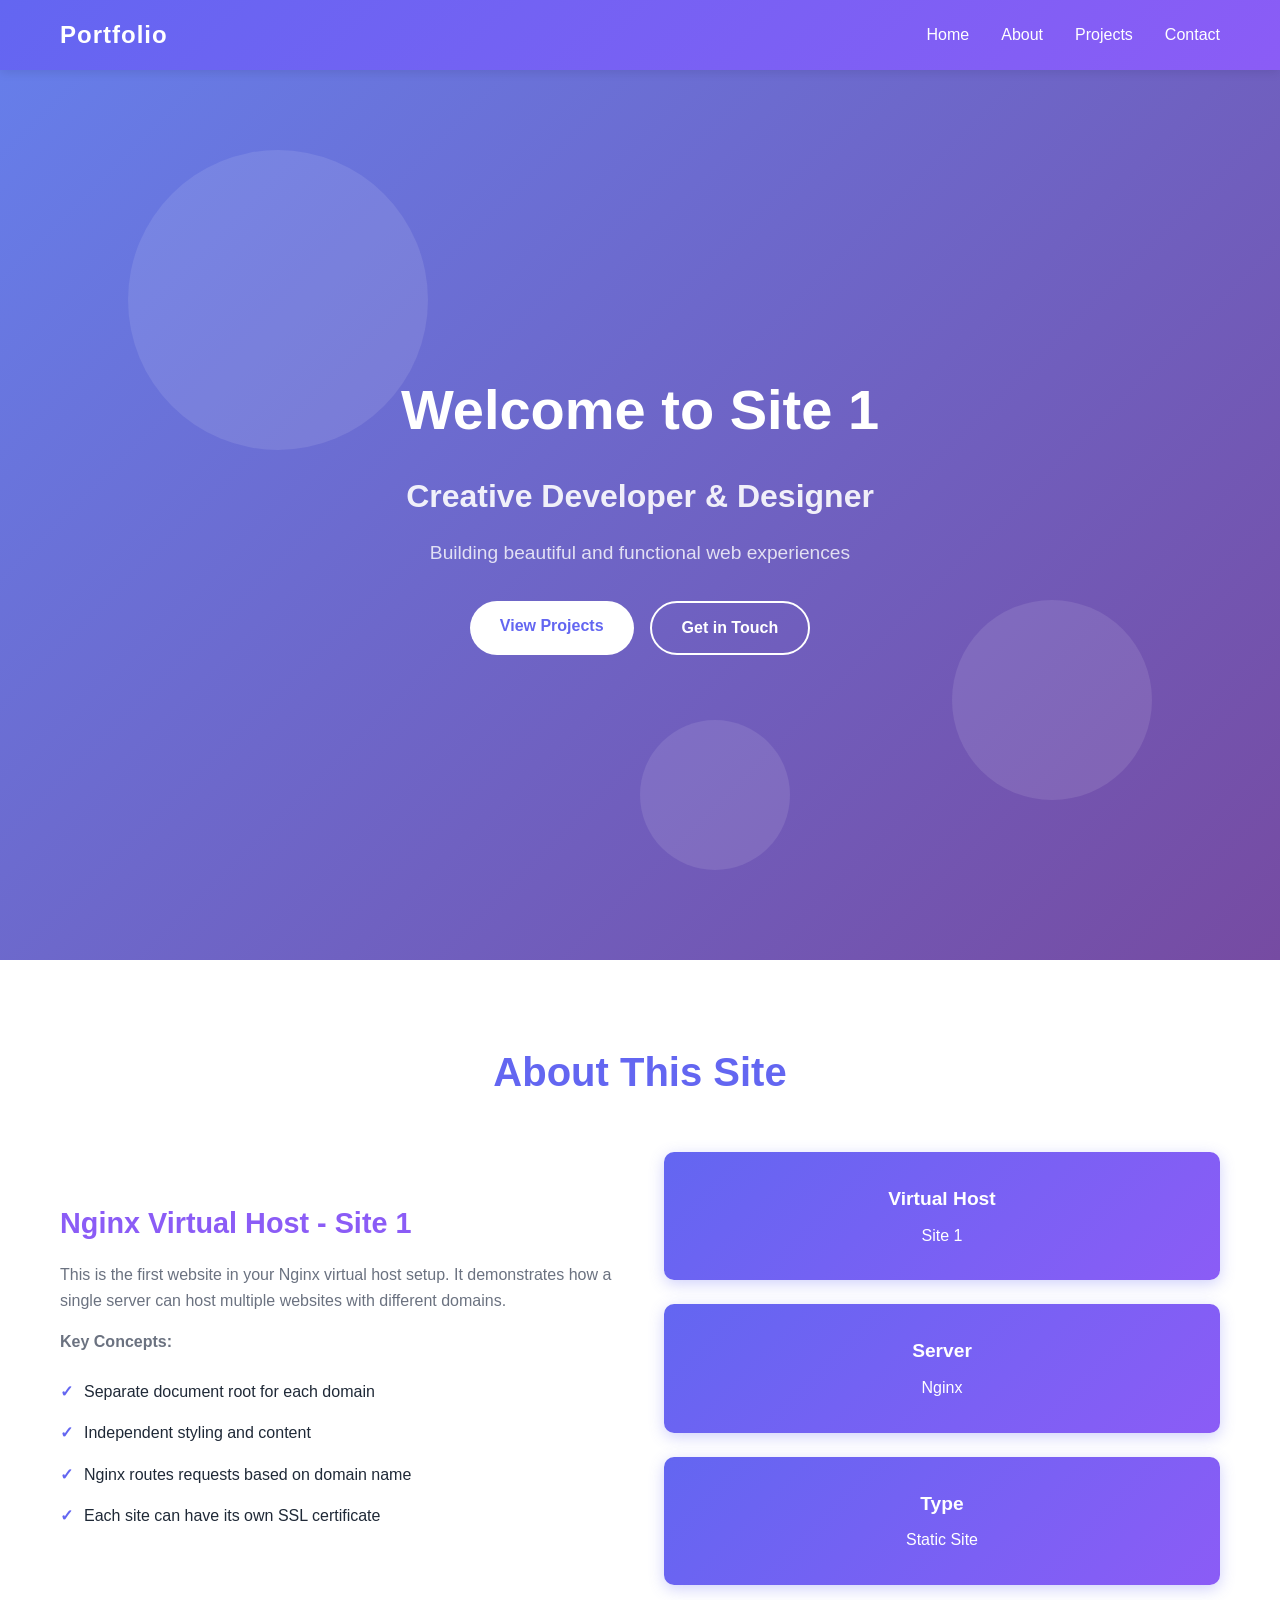
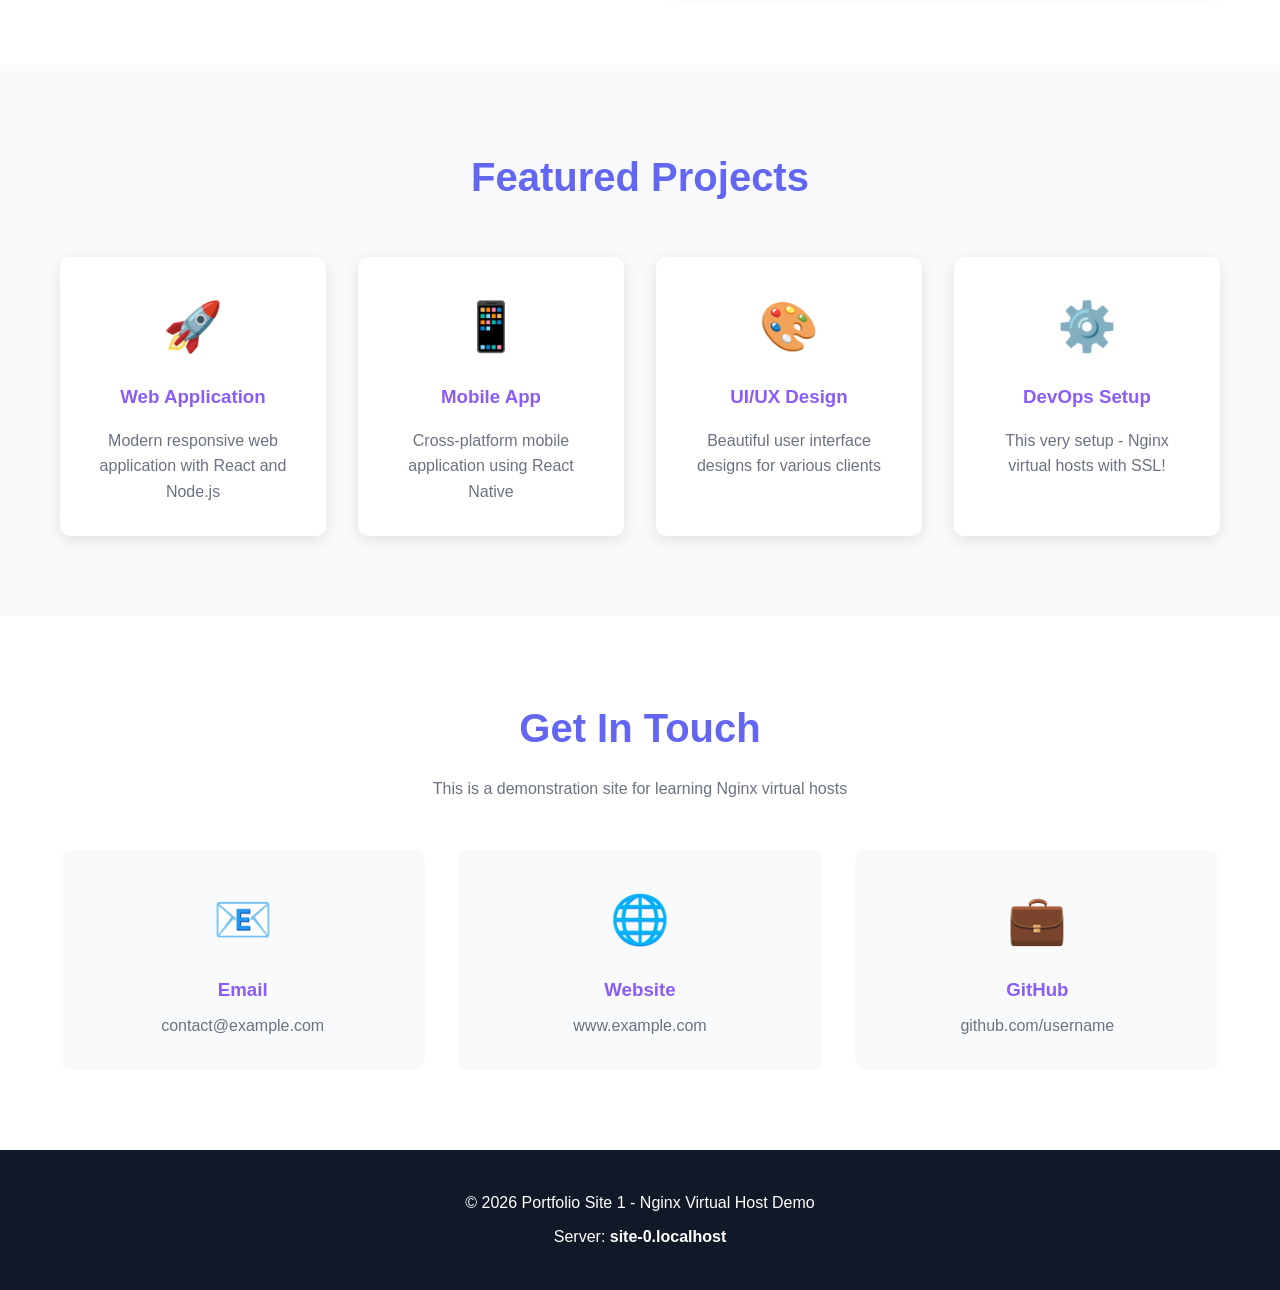
<file: websites/site1/index.html>
<!DOCTYPE html>
<html lang="en">
<head>
    <meta charset="UTF-8">
    <meta name="viewport" content="width=device-width, initial-scale=1.0">
    <title>Portfolio - Creative Developer</title>
    <link rel="stylesheet" href="style.css">
</head>
<body>
    <header>
        <nav>
            <div class="logo">Portfolio</div>
            <ul class="nav-links">
                <li><a href="#home">Home</a></li>
                <li><a href="#about">About</a></li>
                <li><a href="#projects">Projects</a></li>
                <li><a href="#contact">Contact</a></li>
            </ul>
        </nav>
    </header>

    <section id="home" class="hero">
        <div class="hero-content">
            <h1>Welcome to Site 1</h1>
            <h2>Creative Developer & Designer</h2>
            <p>Building beautiful and functional web experiences</p>
            <div class="cta-buttons">
                <a href="#projects" class="btn btn-primary">View Projects</a>
                <a href="#contact" class="btn btn-secondary">Get in Touch</a>
            </div>
        </div>
        <div class="hero-animation">
            <div class="circle"></div>
            <div class="circle"></div>
            <div class="circle"></div>
        </div>
    </section>

    <section id="about" class="about">
        <div class="container">
            <h2>About This Site</h2>
            <div class="about-content">
                <div class="about-text">
                    <h3>Nginx Virtual Host - Site 1</h3>
                    <p>This is the first website in your Nginx virtual host setup. It demonstrates how a single server can host multiple websites with different domains.</p>
                    <p><strong>Key Concepts:</strong></p>
                    <ul>
                        <li>Separate document root for each domain</li>
                        <li>Independent styling and content</li>
                        <li>Nginx routes requests based on domain name</li>
                        <li>Each site can have its own SSL certificate</li>
                    </ul>
                </div>
                <div class="about-stats">
                    <div class="stat-card">
                        <h3>Virtual Host</h3>
                        <p>Site 1</p>
                    </div>
                    <div class="stat-card">
                        <h3>Server</h3>
                        <p>Nginx</p>
                    </div>
                    <div class="stat-card">
                        <h3>Type</h3>
                        <p>Static Site</p>
                    </div>
                </div>
            </div>
        </div>
    </section>

    <section id="projects" class="projects">
        <div class="container">
            <h2>Featured Projects</h2>
            <div class="project-grid">
                <div class="project-card">
                    <div class="project-icon">🚀</div>
                    <h3>Web Application</h3>
                    <p>Modern responsive web application with React and Node.js</p>
                </div>
                <div class="project-card">
                    <div class="project-icon">📱</div>
                    <h3>Mobile App</h3>
                    <p>Cross-platform mobile application using React Native</p>
                </div>
                <div class="project-card">
                    <div class="project-icon">🎨</div>
                    <h3>UI/UX Design</h3>
                    <p>Beautiful user interface designs for various clients</p>
                </div>
                <div class="project-card">
                    <div class="project-icon">⚙️</div>
                    <h3>DevOps Setup</h3>
                    <p>This very setup - Nginx virtual hosts with SSL!</p>
                </div>
            </div>
        </div>
    </section>

    <section id="contact" class="contact">
        <div class="container">
            <h2>Get In Touch</h2>
            <p class="contact-intro">This is a demonstration site for learning Nginx virtual hosts</p>
            <div class="contact-info">
                <div class="contact-item">
                    <span class="icon">📧</span>
                    <h3>Email</h3>
                    <p>contact@example.com</p>
                </div>
                <div class="contact-item">
                    <span class="icon">🌐</span>
                    <h3>Website</h3>
                    <p>www.example.com</p>
                </div>
                <div class="contact-item">
                    <span class="icon">💼</span>
                    <h3>GitHub</h3>
                    <p>github.com/username</p>
                </div>
            </div>
        </div>
    </section>

    <footer>
        <div class="container">
            <p>&copy; 2026 Portfolio Site 1 - Nginx Virtual Host Demo</p>
            <p>Server: <strong id="domain">Site 1</strong></p>
        </div>
    </footer>

    <script>
        // Display the current domain
        document.getElementById('domain').textContent = window.location.hostname;
        
        // Smooth scrolling for navigation links
        document.querySelectorAll('a[href^="#"]').forEach(anchor => {
            anchor.addEventListener('click', function (e) {
                e.preventDefault();
                const target = document.querySelector(this.getAttribute('href'));
                if (target) {
                    target.scrollIntoView({ behavior: 'smooth' });
                }
            });
        });
    </script>
</body>
</html>
</file>
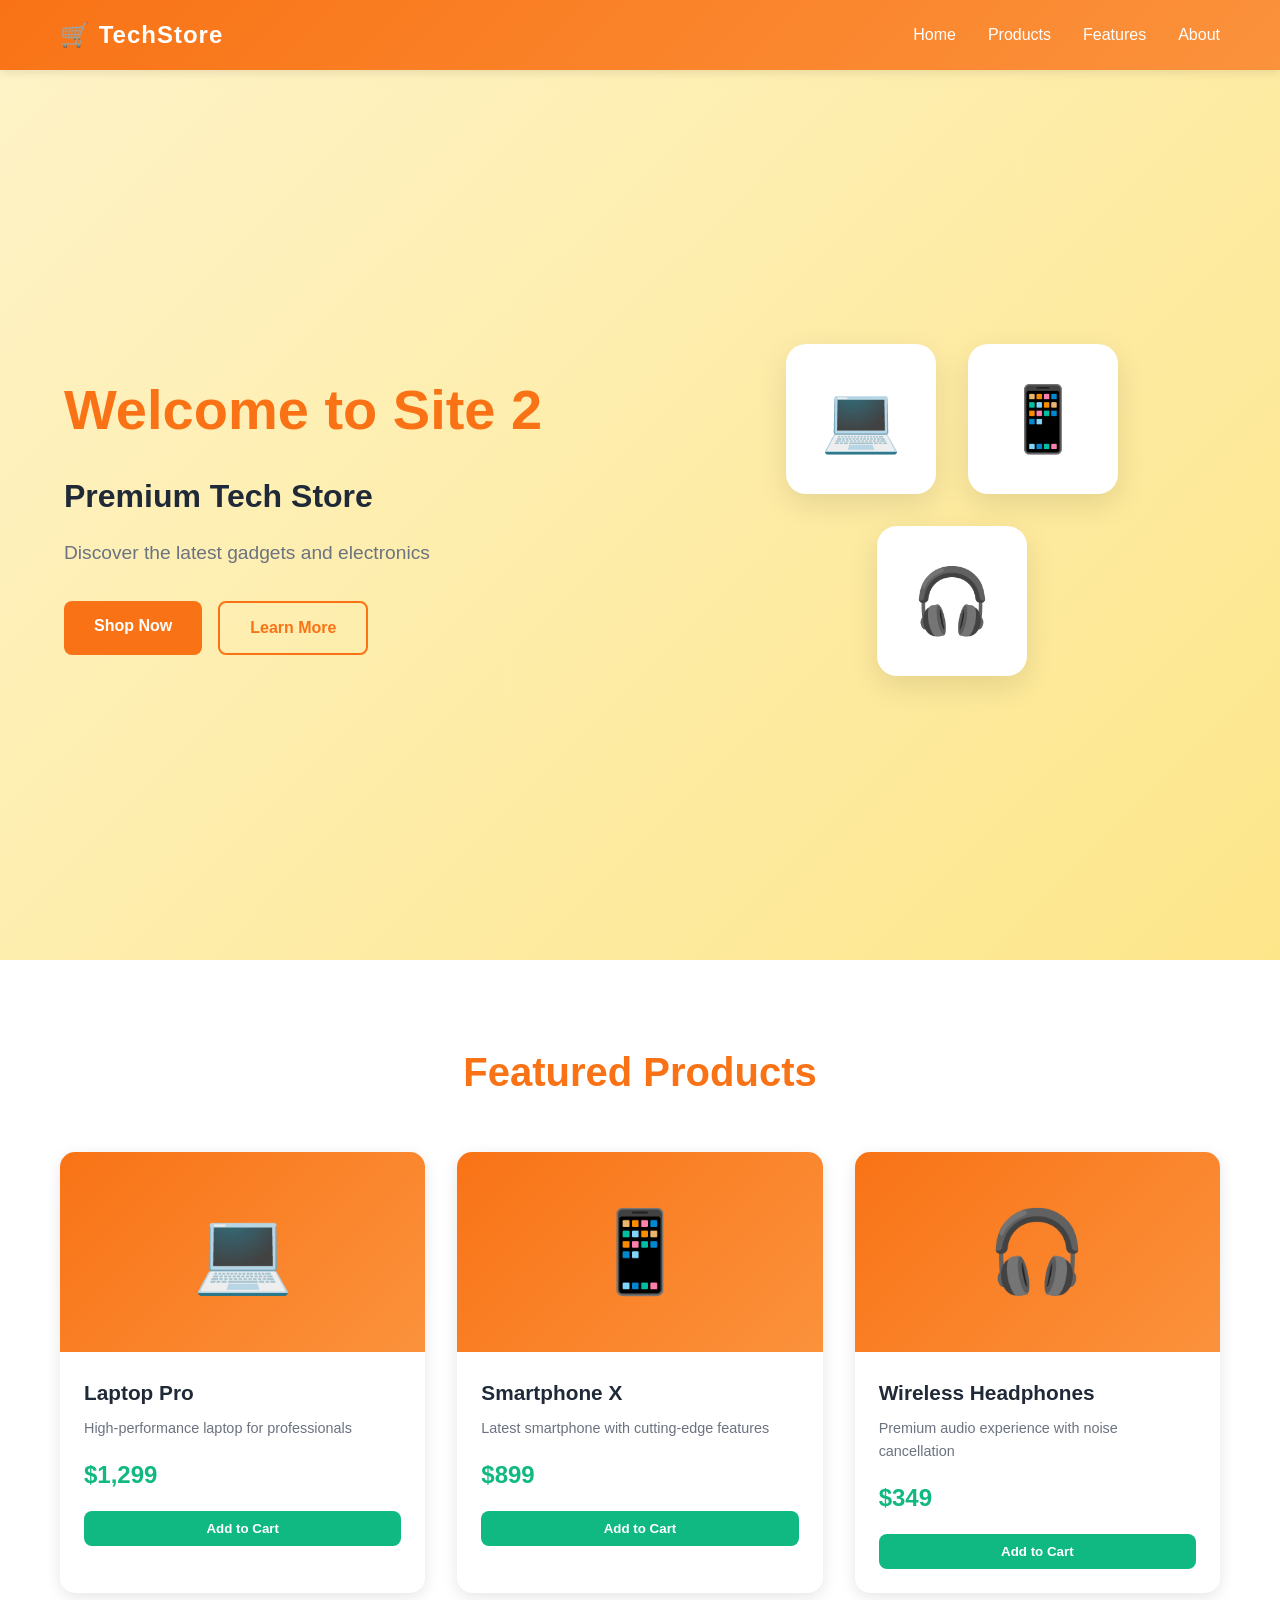
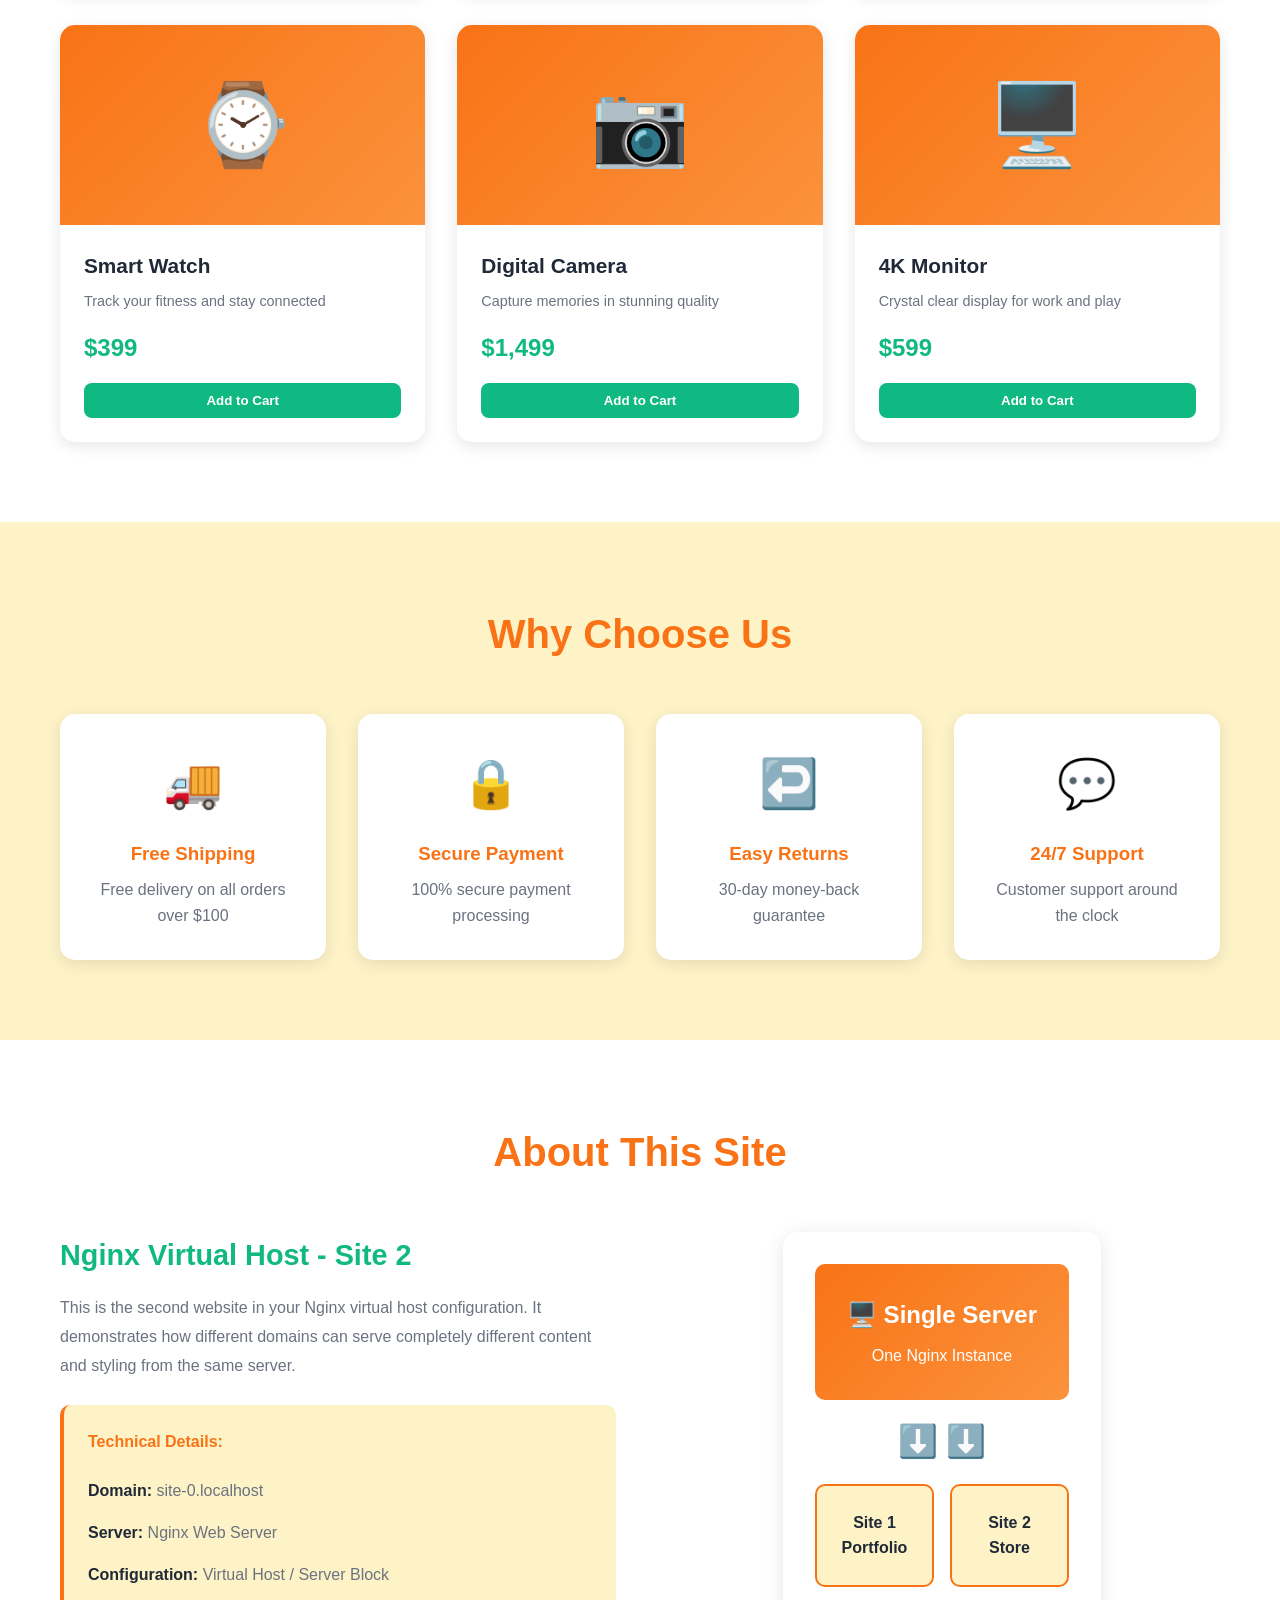
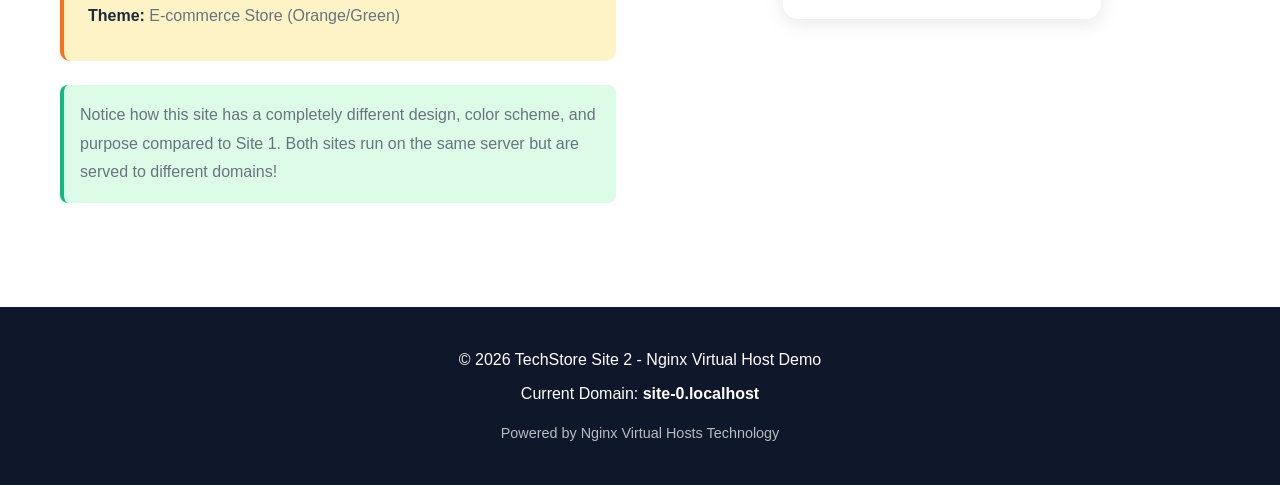
<file: websites/site2/index.html>
<!DOCTYPE html>
<html lang="en">
<head>
    <meta charset="UTF-8">
    <meta name="viewport" content="width=device-width, initial-scale=1.0">
    <title>Tech Store - Premium Gadgets</title>
    <link rel="stylesheet" href="style.css">
</head>
<body>
    <header>
        <nav>
            <div class="logo">🛒 TechStore</div>
            <ul class="nav-links">
                <li><a href="#home">Home</a></li>
                <li><a href="#products">Products</a></li>
                <li><a href="#features">Features</a></li>
                <li><a href="#about">About</a></li>
            </ul>
        </nav>
    </header>

    <section id="home" class="hero">
        <div class="hero-content">
            <h1>Welcome to Site 2</h1>
            <h2>Premium Tech Store</h2>
            <p>Discover the latest gadgets and electronics</p>
            <div class="cta-buttons">
                <a href="#products" class="btn btn-primary">Shop Now</a>
                <a href="#features" class="btn btn-secondary">Learn More</a>
            </div>
        </div>
        <div class="hero-image">
            <div class="product-showcase">
                <div class="showcase-item">💻</div>
                <div class="showcase-item">📱</div>
                <div class="showcase-item">🎧</div>
            </div>
        </div>
    </section>

    <section id="products" class="products">
        <div class="container">
            <h2>Featured Products</h2>
            <div class="product-grid">
                <div class="product-card">
                    <div class="product-image">💻</div>
                    <div class="product-info">
                        <h3>Laptop Pro</h3>
                        <p class="product-description">High-performance laptop for professionals</p>
                        <div class="product-price">$1,299</div>
                        <button class="btn-shop">Add to Cart</button>
                    </div>
                </div>
                <div class="product-card">
                    <div class="product-image">📱</div>
                    <div class="product-info">
                        <h3>Smartphone X</h3>
                        <p class="product-description">Latest smartphone with cutting-edge features</p>
                        <div class="product-price">$899</div>
                        <button class="btn-shop">Add to Cart</button>
                    </div>
                </div>
                <div class="product-card">
                    <div class="product-image">🎧</div>
                    <div class="product-info">
                        <h3>Wireless Headphones</h3>
                        <p class="product-description">Premium audio experience with noise cancellation</p>
                        <div class="product-price">$349</div>
                        <button class="btn-shop">Add to Cart</button>
                    </div>
                </div>
                <div class="product-card">
                    <div class="product-image">⌚</div>
                    <div class="product-info">
                        <h3>Smart Watch</h3>
                        <p class="product-description">Track your fitness and stay connected</p>
                        <div class="product-price">$399</div>
                        <button class="btn-shop">Add to Cart</button>
                    </div>
                </div>
                <div class="product-card">
                    <div class="product-image">📷</div>
                    <div class="product-info">
                        <h3>Digital Camera</h3>
                        <p class="product-description">Capture memories in stunning quality</p>
                        <div class="product-price">$1,499</div>
                        <button class="btn-shop">Add to Cart</button>
                    </div>
                </div>
                <div class="product-card">
                    <div class="product-image">🖥️</div>
                    <div class="product-info">
                        <h3>4K Monitor</h3>
                        <p class="product-description">Crystal clear display for work and play</p>
                        <div class="product-price">$599</div>
                        <button class="btn-shop">Add to Cart</button>
                    </div>
                </div>
            </div>
        </div>
    </section>

    <section id="features" class="features">
        <div class="container">
            <h2>Why Choose Us</h2>
            <div class="features-grid">
                <div class="feature-card">
                    <div class="feature-icon">🚚</div>
                    <h3>Free Shipping</h3>
                    <p>Free delivery on all orders over $100</p>
                </div>
                <div class="feature-card">
                    <div class="feature-icon">🔒</div>
                    <h3>Secure Payment</h3>
                    <p>100% secure payment processing</p>
                </div>
                <div class="feature-card">
                    <div class="feature-icon">↩️</div>
                    <h3>Easy Returns</h3>
                    <p>30-day money-back guarantee</p>
                </div>
                <div class="feature-card">
                    <div class="feature-icon">💬</div>
                    <h3>24/7 Support</h3>
                    <p>Customer support around the clock</p>
                </div>
            </div>
        </div>
    </section>

    <section id="about" class="about">
        <div class="container">
            <h2>About This Site</h2>
            <div class="about-content">
                <div class="about-text">
                    <h3>Nginx Virtual Host - Site 2</h3>
                    <p>This is the second website in your Nginx virtual host configuration. It demonstrates how different domains can serve completely different content and styling from the same server.</p>
                    <div class="info-box">
                        <h4>Technical Details:</h4>
                        <ul>
                            <li><strong>Domain:</strong> <span id="current-domain">Loading...</span></li>
                            <li><strong>Server:</strong> Nginx Web Server</li>
                            <li><strong>Configuration:</strong> Virtual Host / Server Block</li>
                            <li><strong>Theme:</strong> E-commerce Store (Orange/Green)</li>
                        </ul>
                    </div>
                    <p class="highlight">Notice how this site has a completely different design, color scheme, and purpose compared to Site 1. Both sites run on the same server but are served to different domains!</p>
                </div>
                <div class="about-visual">
                    <div class="server-diagram">
                        <div class="server-box">
                            <h4>🖥️ Single Server</h4>
                            <p>One Nginx Instance</p>
                        </div>
                        <div class="arrows">⬇️ ⬇️</div>
                        <div class="sites-box">
                            <div class="site-box">Site 1<br/>Portfolio</div>
                            <div class="site-box">Site 2<br/>Store</div>
                        </div>
                    </div>
                </div>
            </div>
        </div>
    </section>

    <footer>
        <div class="container">
            <p>&copy; 2026 TechStore Site 2 - Nginx Virtual Host Demo</p>
            <p>Current Domain: <strong id="footer-domain">Site 2</strong></p>
            <p class="tech-note">Powered by Nginx Virtual Hosts Technology</p>
        </div>
    </footer>

    <script>
        // Display the current domain
        const hostname = window.location.hostname;
        document.getElementById('current-domain').textContent = hostname;
        document.getElementById('footer-domain').textContent = hostname;
        
        // Smooth scrolling
        document.querySelectorAll('a[href^="#"]').forEach(anchor => {
            anchor.addEventListener('click', function (e) {
                e.preventDefault();
                const target = document.querySelector(this.getAttribute('href'));
                if (target) {
                    target.scrollIntoView({ behavior: 'smooth' });
                }
            });
        });

        // Add to cart demo functionality
        document.querySelectorAll('.btn-shop').forEach(button => {
            button.addEventListener('click', function() {
                const productName = this.closest('.product-card').querySelector('h3').textContent;
                alert(`"${productName}" would be added to cart!\n\n(This is a demo site for Nginx Virtual Hosts learning)`);
            });
        });
    </script>
</body>
</html>
</file>
<file: websites/site1/style.css>
/* Site 1 - Portfolio Theme (Purple & Blue) */

* {
    margin: 0;
    padding: 0;
    box-sizing: border-box;
}

:root {
    --primary-color: #6366f1;
    --secondary-color: #8b5cf6;
    --accent-color: #ec4899;
    --text-color: #1f2937;
    --light-bg: #f9fafb;
    --dark-bg: #111827;
    --card-bg: #ffffff;
}

body {
    font-family: 'Segoe UI', Tahoma, Geneva, Verdana, sans-serif;
    line-height: 1.6;
    color: var(--text-color);
    background: var(--light-bg);
}

.container {
    max-width: 1200px;
    margin: 0 auto;
    padding: 0 20px;
}

/* Header & Navigation */
header {
    background: linear-gradient(135deg, var(--primary-color), var(--secondary-color));
    color: white;
    padding: 1rem 0;
    position: fixed;
    width: 100%;
    top: 0;
    z-index: 1000;
    box-shadow: 0 2px 10px rgba(0, 0, 0, 0.1);
}

nav {
    max-width: 1200px;
    margin: 0 auto;
    padding: 0 20px;
    display: flex;
    justify-content: space-between;
    align-items: center;
}

.logo {
    font-size: 1.5rem;
    font-weight: bold;
    letter-spacing: 1px;
}

.nav-links {
    display: flex;
    list-style: none;
    gap: 2rem;
}

.nav-links a {
    color: white;
    text-decoration: none;
    font-weight: 500;
    transition: opacity 0.3s;
}

.nav-links a:hover {
    opacity: 0.8;
}

/* Hero Section */
.hero {
    min-height: 100vh;
    display: flex;
    align-items: center;
    justify-content: center;
    background: linear-gradient(135deg, #667eea 0%, #764ba2 100%);
    color: white;
    position: relative;
    overflow: hidden;
    margin-top: 60px;
}

.hero-content {
    text-align: center;
    z-index: 2;
    padding: 2rem;
}

.hero h1 {
    font-size: 3.5rem;
    margin-bottom: 1rem;
    animation: fadeInUp 1s ease;
}

.hero h2 {
    font-size: 2rem;
    margin-bottom: 1rem;
    opacity: 0.9;
    animation: fadeInUp 1s ease 0.2s backwards;
}

.hero p {
    font-size: 1.2rem;
    margin-bottom: 2rem;
    opacity: 0.8;
    animation: fadeInUp 1s ease 0.4s backwards;
}

.cta-buttons {
    display: flex;
    gap: 1rem;
    justify-content: center;
    animation: fadeInUp 1s ease 0.6s backwards;
}

.btn {
    padding: 12px 30px;
    border-radius: 50px;
    text-decoration: none;
    font-weight: 600;
    transition: all 0.3s;
    display: inline-block;
}

.btn-primary {
    background: white;
    color: var(--primary-color);
}

.btn-primary:hover {
    transform: translateY(-2px);
    box-shadow: 0 10px 25px rgba(0, 0, 0, 0.2);
}

.btn-secondary {
    background: transparent;
    color: white;
    border: 2px solid white;
}

.btn-secondary:hover {
    background: white;
    color: var(--primary-color);
}

/* Animated Background */
.hero-animation {
    position: absolute;
    width: 100%;
    height: 100%;
    top: 0;
    left: 0;
    z-index: 1;
}

.circle {
    position: absolute;
    border-radius: 50%;
    background: rgba(255, 255, 255, 0.1);
    animation: float 20s infinite;
}

.circle:nth-child(1) {
    width: 300px;
    height: 300px;
    top: 10%;
    left: 10%;
    animation-delay: 0s;
}

.circle:nth-child(2) {
    width: 200px;
    height: 200px;
    top: 60%;
    right: 10%;
    animation-delay: 5s;
}

.circle:nth-child(3) {
    width: 150px;
    height: 150px;
    bottom: 10%;
    left: 50%;
    animation-delay: 10s;
}

@keyframes float {
    0%, 100% {
        transform: translateY(0) rotate(0deg);
    }
    50% {
        transform: translateY(-50px) rotate(180deg);
    }
}

@keyframes fadeInUp {
    from {
        opacity: 0;
        transform: translateY(30px);
    }
    to {
        opacity: 1;
        transform: translateY(0);
    }
}

/* About Section */
.about {
    padding: 5rem 0;
    background: white;
}

.about h2 {
    text-align: center;
    font-size: 2.5rem;
    margin-bottom: 3rem;
    color: var(--primary-color);
}

.about-content {
    display: grid;
    grid-template-columns: 1fr 1fr;
    gap: 3rem;
    align-items: center;
}

.about-text h3 {
    font-size: 1.8rem;
    margin-bottom: 1rem;
    color: var(--secondary-color);
}

.about-text p {
    margin-bottom: 1rem;
    color: #6b7280;
}

.about-text ul {
    list-style: none;
    margin-top: 1rem;
}

.about-text li {
    padding: 0.5rem 0;
    padding-left: 1.5rem;
    position: relative;
}

.about-text li:before {
    content: "✓";
    position: absolute;
    left: 0;
    color: var(--primary-color);
    font-weight: bold;
}

.about-stats {
    display: grid;
    gap: 1.5rem;
}

.stat-card {
    background: linear-gradient(135deg, var(--primary-color), var(--secondary-color));
    color: white;
    padding: 2rem;
    border-radius: 10px;
    text-align: center;
    box-shadow: 0 4px 15px rgba(99, 102, 241, 0.3);
}

.stat-card h3 {
    font-size: 1.2rem;
    margin-bottom: 0.5rem;
}

/* Projects Section */
.projects {
    padding: 5rem 0;
    background: var(--light-bg);
}

.projects h2 {
    text-align: center;
    font-size: 2.5rem;
    margin-bottom: 3rem;
    color: var(--primary-color);
}

.project-grid {
    display: grid;
    grid-template-columns: repeat(auto-fit, minmax(250px, 1fr));
    gap: 2rem;
}

.project-card {
    background: white;
    padding: 2rem;
    border-radius: 10px;
    text-align: center;
    box-shadow: 0 4px 15px rgba(0, 0, 0, 0.1);
    transition: transform 0.3s, box-shadow 0.3s;
}

.project-card:hover {
    transform: translateY(-10px);
    box-shadow: 0 8px 25px rgba(99, 102, 241, 0.3);
}

.project-icon {
    font-size: 3rem;
    margin-bottom: 1rem;
}

.project-card h3 {
    color: var(--secondary-color);
    margin-bottom: 1rem;
}

.project-card p {
    color: #6b7280;
}

/* Contact Section */
.contact {
    padding: 5rem 0;
    background: white;
}

.contact h2 {
    text-align: center;
    font-size: 2.5rem;
    margin-bottom: 1rem;
    color: var(--primary-color);
}

.contact-intro {
    text-align: center;
    color: #6b7280;
    margin-bottom: 3rem;
}

.contact-info {
    display: grid;
    grid-template-columns: repeat(auto-fit, minmax(250px, 1fr));
    gap: 2rem;
}

.contact-item {
    text-align: center;
    padding: 2rem;
    background: var(--light-bg);
    border-radius: 10px;
}

.contact-item .icon {
    font-size: 3rem;
    display: block;
    margin-bottom: 1rem;
}

.contact-item h3 {
    color: var(--secondary-color);
    margin-bottom: 0.5rem;
}

.contact-item p {
    color: #6b7280;
}

/* Footer */
footer {
    background: var(--dark-bg);
    color: white;
    text-align: center;
    padding: 2rem 0;
}

footer p {
    margin: 0.5rem 0;
}

/* Responsive Design */
@media (max-width: 768px) {
    .hero h1 {
        font-size: 2rem;
    }
    
    .hero h2 {
        font-size: 1.5rem;
    }
    
    .about-content {
        grid-template-columns: 1fr;
    }
    
    .cta-buttons {
        flex-direction: column;
    }
    
    .nav-links {
        gap: 1rem;
    }
}
</file>
<file: websites/site2/style.css>
/* Site 2 - E-commerce Theme (Orange & Green) */

* {
    margin: 0;
    padding: 0;
    box-sizing: border-box;
}

:root {
    --primary-color: #f97316;
    --secondary-color: #10b981;
    --accent-color: #fbbf24;
    --text-color: #1f2937;
    --light-bg: #fef3c7;
    --dark-bg: #0f172a;
    --card-bg: #ffffff;
}

body {
    font-family: 'Segoe UI', Tahoma, Geneva, Verdana, sans-serif;
    line-height: 1.6;
    color: var(--text-color);
    background: #fff;
}

.container {
    max-width: 1200px;
    margin: 0 auto;
    padding: 0 20px;
}

/* Header & Navigation */
header {
    background: linear-gradient(135deg, var(--primary-color), #fb923c);
    color: white;
    padding: 1rem 0;
    position: fixed;
    width: 100%;
    top: 0;
    z-index: 1000;
    box-shadow: 0 2px 10px rgba(0, 0, 0, 0.1);
}

nav {
    max-width: 1200px;
    margin: 0 auto;
    padding: 0 20px;
    display: flex;
    justify-content: space-between;
    align-items: center;
}

.logo {
    font-size: 1.5rem;
    font-weight: bold;
    letter-spacing: 1px;
}

.nav-links {
    display: flex;
    list-style: none;
    gap: 2rem;
}

.nav-links a {
    color: white;
    text-decoration: none;
    font-weight: 500;
    transition: opacity 0.3s;
}

.nav-links a:hover {
    opacity: 0.8;
}

/* Hero Section */
.hero {
    min-height: 100vh;
    display: grid;
    grid-template-columns: 1fr 1fr;
    align-items: center;
    background: linear-gradient(135deg, #fef3c7 0%, #fde68a 100%);
    padding: 0 2rem;
    margin-top: 60px;
    gap: 2rem;
}

.hero-content {
    padding: 2rem;
}

.hero h1 {
    font-size: 3.5rem;
    margin-bottom: 1rem;
    color: var(--primary-color);
    animation: slideInLeft 1s ease;
}

.hero h2 {
    font-size: 2rem;
    margin-bottom: 1rem;
    color: var(--text-color);
    animation: slideInLeft 1s ease 0.2s backwards;
}

.hero p {
    font-size: 1.2rem;
    margin-bottom: 2rem;
    color: #6b7280;
    animation: slideInLeft 1s ease 0.4s backwards;
}

.cta-buttons {
    display: flex;
    gap: 1rem;
    animation: slideInLeft 1s ease 0.6s backwards;
}

.btn {
    padding: 12px 30px;
    border-radius: 8px;
    text-decoration: none;
    font-weight: 600;
    transition: all 0.3s;
    display: inline-block;
    cursor: pointer;
    border: none;
    font-size: 1rem;
}

.btn-primary {
    background: var(--primary-color);
    color: white;
}

.btn-primary:hover {
    background: #ea580c;
    transform: translateY(-2px);
    box-shadow: 0 10px 25px rgba(249, 115, 22, 0.3);
}

.btn-secondary {
    background: transparent;
    color: var(--primary-color);
    border: 2px solid var(--primary-color);
}

.btn-secondary:hover {
    background: var(--primary-color);
    color: white;
}

.hero-image {
    display: flex;
    justify-content: center;
    align-items: center;
}

.product-showcase {
    display: grid;
    grid-template-columns: repeat(2, 150px);
    gap: 2rem;
    position: relative;
}

.showcase-item {
    width: 150px;
    height: 150px;
    background: white;
    border-radius: 20px;
    display: flex;
    align-items: center;
    justify-content: center;
    font-size: 4rem;
    box-shadow: 0 10px 30px rgba(0, 0, 0, 0.1);
    animation: float 3s ease-in-out infinite;
}

.showcase-item:nth-child(1) {
    animation-delay: 0s;
}

.showcase-item:nth-child(2) {
    animation-delay: 1s;
}

.showcase-item:nth-child(3) {
    animation-delay: 2s;
    grid-column: span 2;
    justify-self: center;
}

@keyframes slideInLeft {
    from {
        opacity: 0;
        transform: translateX(-50px);
    }
    to {
        opacity: 1;
        transform: translateX(0);
    }
}

@keyframes float {
    0%, 100% {
        transform: translateY(0);
    }
    50% {
        transform: translateY(-20px);
    }
}

/* Products Section */
.products {
    padding: 5rem 0;
    background: white;
}

.products h2 {
    text-align: center;
    font-size: 2.5rem;
    margin-bottom: 3rem;
    color: var(--primary-color);
}

.product-grid {
    display: grid;
    grid-template-columns: repeat(auto-fit, minmax(280px, 1fr));
    gap: 2rem;
}

.product-card {
    background: white;
    border-radius: 15px;
    overflow: hidden;
    box-shadow: 0 4px 15px rgba(0, 0, 0, 0.1);
    transition: transform 0.3s, box-shadow 0.3s;
}

.product-card:hover {
    transform: translateY(-10px);
    box-shadow: 0 8px 25px rgba(249, 115, 22, 0.3);
}

.product-image {
    background: linear-gradient(135deg, var(--primary-color), #fb923c);
    height: 200px;
    display: flex;
    align-items: center;
    justify-content: center;
    font-size: 5rem;
}

.product-info {
    padding: 1.5rem;
}

.product-info h3 {
    color: var(--text-color);
    margin-bottom: 0.5rem;
    font-size: 1.3rem;
}

.product-description {
    color: #6b7280;
    margin-bottom: 1rem;
    font-size: 0.9rem;
}

.product-price {
    font-size: 1.5rem;
    font-weight: bold;
    color: var(--secondary-color);
    margin-bottom: 1rem;
}

.btn-shop {
    width: 100%;
    background: var(--secondary-color);
    color: white;
    padding: 10px;
    border-radius: 8px;
    cursor: pointer;
    border: none;
    font-weight: 600;
    transition: all 0.3s;
}

.btn-shop:hover {
    background: #059669;
    transform: scale(1.02);
}

/* Features Section */
.features {
    padding: 5rem 0;
    background: var(--light-bg);
}

.features h2 {
    text-align: center;
    font-size: 2.5rem;
    margin-bottom: 3rem;
    color: var(--primary-color);
}

.features-grid {
    display: grid;
    grid-template-columns: repeat(auto-fit, minmax(250px, 1fr));
    gap: 2rem;
}

.feature-card {
    background: white;
    padding: 2rem;
    border-radius: 15px;
    text-align: center;
    box-shadow: 0 4px 15px rgba(0, 0, 0, 0.1);
}

.feature-icon {
    font-size: 3rem;
    margin-bottom: 1rem;
}

.feature-card h3 {
    color: var(--primary-color);
    margin-bottom: 0.5rem;
}

.feature-card p {
    color: #6b7280;
}

/* About Section */
.about {
    padding: 5rem 0;
    background: white;
}

.about h2 {
    text-align: center;
    font-size: 2.5rem;
    margin-bottom: 3rem;
    color: var(--primary-color);
}

.about-content {
    display: grid;
    grid-template-columns: 1fr 1fr;
    gap: 3rem;
    align-items: start;
}

.about-text h3 {
    font-size: 1.8rem;
    margin-bottom: 1rem;
    color: var(--secondary-color);
}

.about-text p {
    margin-bottom: 1.5rem;
    color: #6b7280;
    line-height: 1.8;
}

.info-box {
    background: var(--light-bg);
    padding: 1.5rem;
    border-radius: 10px;
    margin: 1.5rem 0;
    border-left: 4px solid var(--primary-color);
}

.info-box h4 {
    color: var(--primary-color);
    margin-bottom: 1rem;
}

.info-box ul {
    list-style: none;
}

.info-box li {
    padding: 0.5rem 0;
    color: #6b7280;
}

.info-box strong {
    color: var(--text-color);
}

.highlight {
    background: #dcfce7;
    padding: 1rem;
    border-radius: 8px;
    border-left: 4px solid var(--secondary-color);
    font-weight: 500;
}

.about-visual {
    display: flex;
    align-items: center;
    justify-content: center;
}

.server-diagram {
    background: white;
    padding: 2rem;
    border-radius: 15px;
    box-shadow: 0 4px 20px rgba(0, 0, 0, 0.1);
    text-align: center;
}

.server-box {
    background: linear-gradient(135deg, var(--primary-color), #fb923c);
    color: white;
    padding: 2rem;
    border-radius: 10px;
    margin-bottom: 1rem;
}

.server-box h4 {
    font-size: 1.5rem;
    margin-bottom: 0.5rem;
}

.arrows {
    font-size: 2rem;
    margin: 1rem 0;
}

.sites-box {
    display: grid;
    grid-template-columns: 1fr 1fr;
    gap: 1rem;
}

.site-box {
    background: var(--light-bg);
    padding: 1.5rem;
    border-radius: 10px;
    font-weight: 600;
    color: var(--text-color);
    border: 2px solid var(--primary-color);
}

/* Footer */
footer {
    background: var(--dark-bg);
    color: white;
    text-align: center;
    padding: 2rem 0;
}

footer p {
    margin: 0.5rem 0;
}

.tech-note {
    font-size: 0.9rem;
    opacity: 0.7;
    margin-top: 1rem;
}

/* Responsive Design */
@media (max-width: 768px) {
    .hero {
        grid-template-columns: 1fr;
        padding-top: 2rem;
    }
    
    .hero h1 {
        font-size: 2rem;
    }
    
    .hero h2 {
        font-size: 1.5rem;
    }
    
    .about-content {
        grid-template-columns: 1fr;
    }
    
    .product-showcase {
        grid-template-columns: 1fr;
    }
    
    .showcase-item:nth-child(3) {
        grid-column: span 1;
    }
    
    .nav-links {
        gap: 1rem;
        font-size: 0.9rem;
    }
}
</file>
